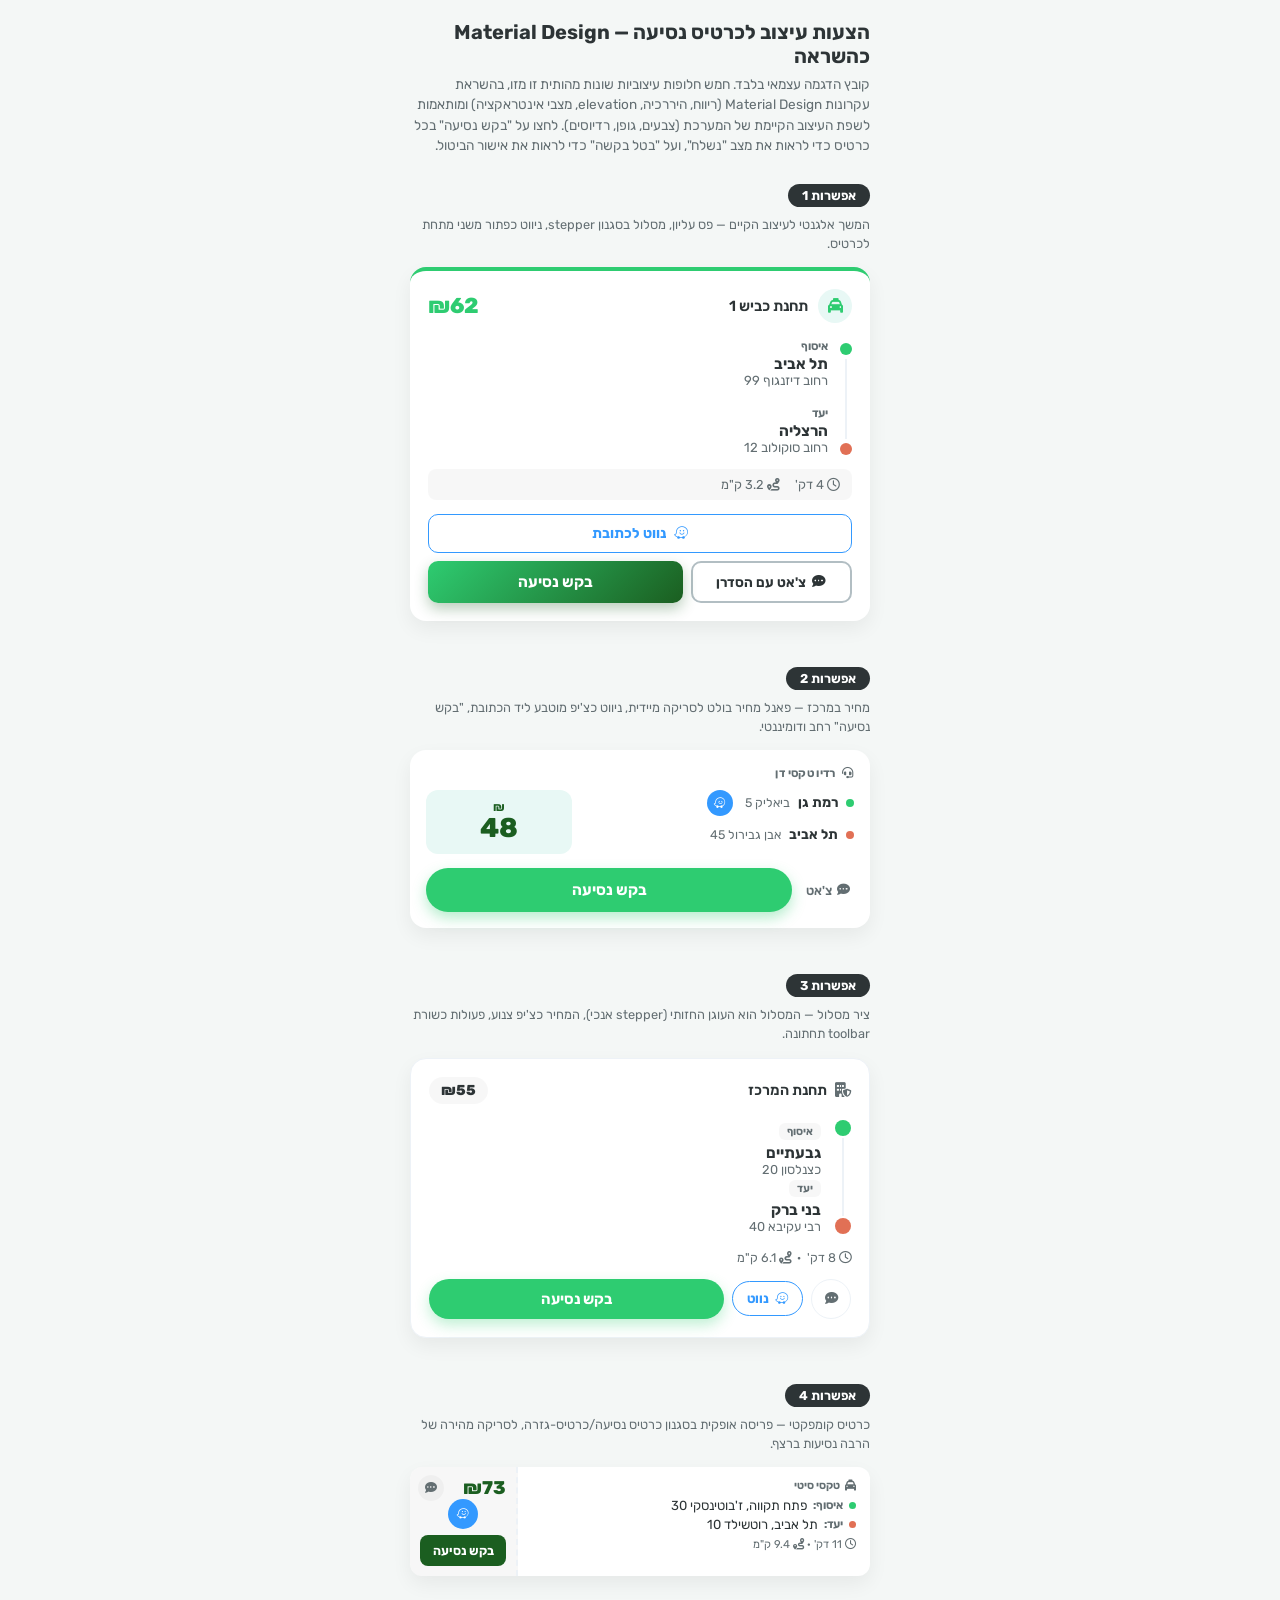
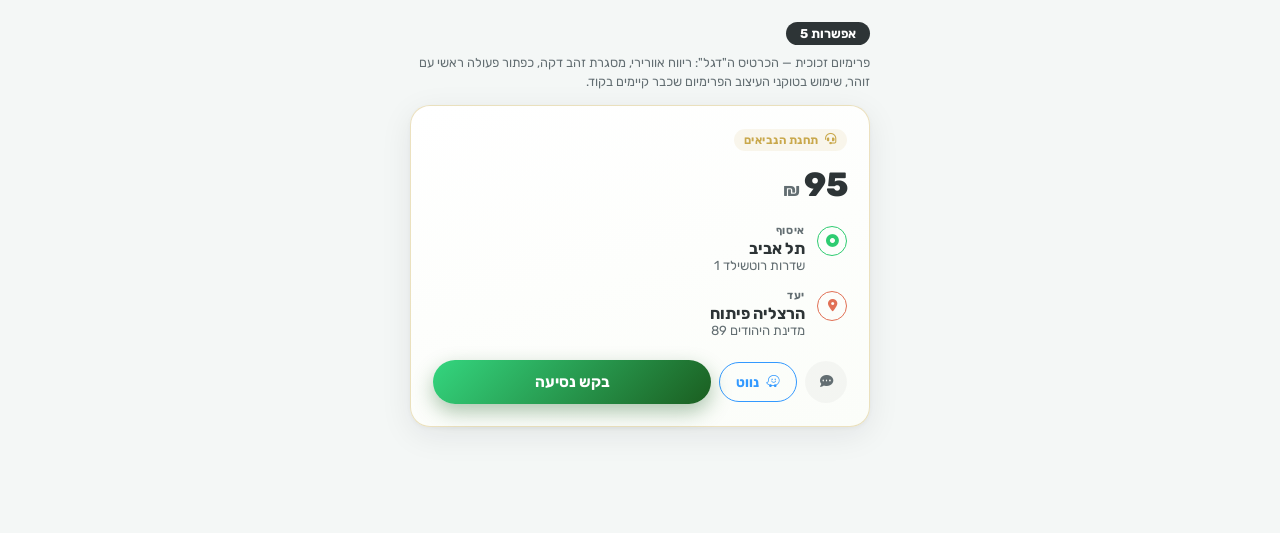
<file: option.html>
<!DOCTYPE html>
<html lang="he" dir="rtl">
<head>
<meta charset="UTF-8">
<meta name="viewport" content="width=device-width, initial-scale=1.0">
<title>הצעות עיצוב | כרטיס נסיעה</title>
<link rel="preconnect" href="https://fonts.googleapis.com">
<link rel="preconnect" href="https://fonts.gstatic.com" crossorigin>
<link rel="stylesheet" href="https://fonts.googleapis.com/css2?family=Rubik:ital,wght@0,300..900;1,300..900&display=swap">
<link rel="stylesheet" href="https://cdnjs.cloudflare.com/ajax/libs/font-awesome/6.4.0/css/all.min.css">
<style>

/* ============================================================
   TOKENS — mirrors the production app's existing design system
   (colors / radius / shadow / font taken from style.css :root)
   ============================================================ */
:root {
    --primary-green: #2ecc71;
    --primary-green-dark: #1b5e20;
    --primary-green-light: #e8f8f5;
    --accent-orange: #ff7675;
    --accent-orange-bright: #e17055;
    --bg-color: #f4f7f6;
    --card-bg: #ffffff;
    --text-main: #2d3436;
    --text-muted: #636e72;
    --border-color: #edf2f7;
    --border-radius: 16px;
    --shadow: 0 8px 20px rgba(0,0,0,0.06);
    --box-bg-light: rgba(0,0,0,0.03);
    --danger: #c0392b;
    --danger-light: #fdecea;
    --waze-blue: #3399FF;
    --luxury-gold: #c9a84c;
    --glass-shadow: 0 8px 32px rgba(20, 30, 40, 0.08), 0 1.5px 4px rgba(20, 30, 40, 0.04);
}

* { box-sizing: border-box; margin: 0; padding: 0; font-family: 'Rubik', sans-serif; }
html, body { background: var(--bg-color); color: var(--text-main); }
body { padding: 20px 14px 60px; }
button { font-family: inherit; -webkit-tap-highlight-color: transparent; }
button:focus-visible { outline: 2px solid var(--primary-green); outline-offset: 2px; }

.page { max-width: 460px; margin: 0 auto; }

.page-intro { margin-bottom: 28px; }
.page-intro h1 { font-size: 1.25rem; margin-bottom: 6px; }
.page-intro p { font-size: 0.85rem; color: var(--text-muted); line-height: 1.5; }

.option-block { margin-bottom: 46px; }
.option-label {
    display: inline-block; background: var(--text-main); color: var(--card-bg);
    font-size: 0.8rem; font-weight: 700; padding: 4px 14px; border-radius: 20px; margin-bottom: 8px;
}
.option-tag { font-size: 0.8rem; color: var(--text-muted); margin-bottom: 14px; line-height: 1.5; }

.sr-only {
    position: absolute; width: 1px; height: 1px; overflow: hidden;
    clip: rect(0,0,0,0); white-space: nowrap; border: 0; padding: 0; margin: -1px;
}

/* ============================================================
   OPTION 1 — "המשך אלגנטי": evolution of the current card.
   Top accent stripe, avatar header, stepper-style route, clear
   3-tier action stack (navigate outlined < chat/request row).
   ============================================================ */
.opt1-card {
    background: var(--card-bg); border-radius: var(--border-radius); padding: 18px;
    box-shadow: var(--shadow); border-top: 4px solid var(--primary-green);
    transition: transform .2s ease, box-shadow .2s ease;
}
.opt1-card:hover { transform: translateY(-2px); box-shadow: 0 12px 26px rgba(0,0,0,0.09); }
.opt1-head { display: flex; align-items: center; justify-content: space-between; margin-bottom: 16px; }
.opt1-station { display: flex; align-items: center; gap: 10px; }
.opt1-avatar {
    width: 34px; height: 34px; border-radius: 50%; background: var(--primary-green-light);
    color: var(--primary-green); display: flex; align-items: center; justify-content: center; font-size: 0.95rem;
}
.opt1-station-name { font-weight: 600; font-size: 0.92rem; }
.opt1-price { font-size: 1.35rem; font-weight: 800; color: var(--primary-green); }

.opt1-route { display: flex; gap: 12px; margin-bottom: 14px; }
.opt1-track { display: flex; flex-direction: column; align-items: center; padding-top: 4px; }
.opt1-dot { width: 12px; height: 12px; border-radius: 50%; flex-shrink: 0; }
.opt1-dot.o { background: var(--primary-green); }
.opt1-dot.d { background: var(--accent-orange-bright); }
.opt1-track-line { width: 2px; flex: 1; background: var(--border-color); margin: 4px 0; min-height: 22px; }
.opt1-points { display: flex; flex-direction: column; gap: 18px; flex: 1; }
.opt1-point-label { font-size: 0.72rem; font-weight: 700; color: var(--text-muted); margin-bottom: 2px; }
.opt1-point-city { font-weight: 700; font-size: 0.95rem; }
.opt1-point-addr { font-size: 0.82rem; color: var(--text-muted); }

.opt1-meta {
    display: flex; gap: 15px; font-size: 0.8rem; color: var(--text-muted);
    background: var(--box-bg-light); padding: 8px 12px; border-radius: 8px; margin-bottom: 14px;
}

.opt1-nav-btn {
    width: 100%; background: transparent; border: 1.5px solid var(--waze-blue); color: var(--waze-blue);
    padding: 10px; border-radius: 10px; font-weight: 700; font-size: 0.88rem; cursor: pointer;
    display: flex; align-items: center; justify-content: center; gap: 8px; margin-bottom: 8px; transition: .2s;
}
.opt1-nav-btn:hover { background: rgba(51,153,255,0.08); }
.opt1-row { display: flex; gap: 8px; }
.opt1-chat {
    flex: 0 0 38%; background: var(--card-bg); color: var(--text-main); border: 2px solid #b2bec3;
    padding: 11px; border-radius: 10px; font-weight: 700; cursor: pointer; font-size: 0.85rem;
    display: flex; align-items: center; justify-content: center; gap: 6px; transition: .2s;
}
.opt1-chat:hover { border-color: var(--waze-blue); color: var(--waze-blue); }
.opt1-request {
    flex: 1; background: linear-gradient(135deg, var(--primary-green) 0%, var(--primary-green-dark) 100%);
    color: #fff; border: none; padding: 11px; border-radius: 10px; font-weight: 700; font-size: 0.95rem;
    cursor: pointer; box-shadow: 0 6px 14px rgba(27,94,32,0.3); transition: transform .15s ease, filter .2s;
}
.opt1-request:hover { filter: brightness(1.08); }
.opt1-request:active { transform: scale(0.97); }

.opt1-sent-wrap { display: none; }
.opt1-card.is-requested .opt1-normal { display: none; }
.opt1-card.is-requested .opt1-sent-wrap { display: block; }
.opt1-card.is-requested { border-top-color: var(--primary-green); }
.opt1-sent-banner {
    background: var(--primary-green-light); color: var(--primary-green-dark);
    border-radius: 10px; padding: 12px; display: flex; align-items: center; gap: 10px; font-weight: 700; font-size: 0.95rem;
}
.opt1-sent-banner i { font-size: 1.1rem; }
.opt1-cancel-link {
    display: block; text-align: center; margin-top: 10px; background: none; border: none;
    color: var(--danger); font-size: 0.82rem; text-decoration: underline; cursor: pointer; padding: 6px;
}
@keyframes opt1Pop { 0% { transform: scale(.6); opacity: 0; } 60% { transform: scale(1.15); } 100% { transform: scale(1); opacity: 1; } }
.opt1-card.just-sent .opt1-sent-banner i { animation: opt1Pop .4s ease; }
@keyframes opt1Glow { 0% { box-shadow: 0 0 0 0 rgba(46,204,113,.45); } 100% { box-shadow: 0 0 0 16px rgba(46,204,113,0); } }
.opt1-card.just-sent { animation: opt1Glow .8s ease-out; }

/* ============================================================
   OPTION 2 — "מחיר במרכז": price is the hero, scannable in <1s.
   Split header (info / price panel), inline mini navigate chip,
   dominant wide request pill vs. text-only chat link.
   ============================================================ */
.opt2-card { background: var(--card-bg); border-radius: var(--border-radius); padding: 16px; box-shadow: var(--shadow); }
.opt2-eyebrow { display: flex; align-items: center; gap: 6px; font-size: 0.72rem; font-weight: 700; letter-spacing: .03em; color: var(--text-muted); margin-bottom: 10px; }
.opt2-top { display: flex; gap: 12px; margin-bottom: 14px; }
.opt2-info { flex: 1; display: flex; flex-direction: column; gap: 10px; }
.opt2-line { display: flex; align-items: baseline; gap: 8px; font-size: 0.85rem; }
.opt2-dot { width: 8px; height: 8px; border-radius: 50%; flex-shrink: 0; }
.opt2-dot.o { background: var(--primary-green); }
.opt2-dot.d { background: var(--accent-orange-bright); }
.opt2-city { font-weight: 700; }
.opt2-addr { color: var(--text-muted); font-size: 0.78rem; }
.opt2-navchip {
    width: 26px; height: 26px; border-radius: 50%; border: none; background: var(--waze-blue); color: #fff;
    display: inline-flex; align-items: center; justify-content: center; cursor: pointer; font-size: 0.72rem;
    flex-shrink: 0; margin-inline-start: 4px; transition: filter .2s;
}
.opt2-navchip:hover { filter: brightness(1.1); }
.opt2-price-panel {
    flex: 0 0 34%; background: var(--primary-green-light); border-radius: 12px; display: flex;
    flex-direction: column; align-items: center; justify-content: center; padding: 10px 6px; position: relative;
}
.opt2-price-panel .cur { font-size: 0.75rem; color: var(--primary-green-dark); font-weight: 700; }
.opt2-price-panel .num { font-size: 1.7rem; font-weight: 800; color: var(--primary-green-dark); line-height: 1.1; }
.opt2-check-badge {
    position: absolute; top: -8px; left: -8px; width: 26px; height: 26px; border-radius: 50%;
    background: var(--primary-green); color: #fff; display: none; align-items: center; justify-content: center; font-size: 0.8rem;
    box-shadow: 0 2px 6px rgba(0,0,0,0.2);
}

.opt2-actions { display: flex; align-items: center; gap: 10px; }
.opt2-chat-link {
    background: none; border: none; color: var(--text-muted); font-size: 0.8rem; font-weight: 600; cursor: pointer;
    display: flex; align-items: center; gap: 5px; padding: 6px 4px; flex-shrink: 0;
}
.opt2-chat-link:hover { color: var(--waze-blue); }
.opt2-request {
    flex: 1; background: var(--primary-green); color: #fff; border: none; padding: 13px; border-radius: 30px;
    font-weight: 700; font-size: 0.95rem; cursor: pointer; box-shadow: 0 6px 14px rgba(46,204,113,0.35); transition: filter .2s, transform .15s;
}
.opt2-request:hover { filter: brightness(1.06); }
.opt2-request:active { transform: scale(0.97); }

.opt2-sent-row { display: none; text-align: center; }
.opt2-card.is-requested .opt2-normal-actions { display: none; }
.opt2-card.is-requested .opt2-sent-row { display: block; }
.opt2-card.is-requested .opt2-check-badge { display: flex; }
.opt2-sent-status { color: var(--primary-green-dark); font-weight: 700; font-size: 0.95rem; }
.opt2-sent-status i { margin-inline-end: 6px; }
.opt2-cancel-link { display: block; margin: 6px auto 0; background: none; border: none; color: var(--danger); font-size: 0.78rem; text-decoration: underline; cursor: pointer; }
@keyframes opt2PanelGlow { 0% { box-shadow: 0 0 0 0 rgba(46,204,113,.5); } 100% { box-shadow: 0 0 0 14px rgba(46,204,113,0); } }
.opt2-card.just-sent .opt2-price-panel { animation: opt2PanelGlow .8s ease-out; }
@keyframes opt2Pop { 0% { transform: scale(.5); opacity:0; } 60%{ transform: scale(1.2);} 100% { transform: scale(1); opacity: 1; } }
.opt2-card.just-sent .opt2-check-badge { animation: opt2Pop .4s ease; }

/* ============================================================
   OPTION 3 — "ציר מסלול": route-as-stepper is the visual anchor.
   Price becomes a modest chip. Bottom toolbar row for actions.
   Requested state fills the connecting line green (route metaphor).
   ============================================================ */
.opt3-card { background: var(--card-bg); border-radius: var(--border-radius); padding: 18px; box-shadow: var(--shadow); border: 1px solid var(--border-color); }
.opt3-head { display: flex; align-items: center; justify-content: space-between; margin-bottom: 16px; }
.opt3-station { display: flex; align-items: center; gap: 8px; font-weight: 600; font-size: 0.9rem; }
.opt3-station i { color: var(--text-muted); }
.opt3-price-chip {
    background: var(--box-bg-light); color: var(--text-main); font-weight: 800; font-size: 0.9rem;
    padding: 5px 12px; border-radius: 20px;
}

.opt3-stepper { display: flex; gap: 14px; margin-bottom: 16px; }
.opt3-gutter { position: relative; width: 16px; display: flex; flex-direction: column; align-items: center; }
.opt3-node { width: 16px; height: 16px; border-radius: 50%; z-index: 1; display: flex; align-items: center; justify-content: center; color: #fff; font-size: 0.6rem; }
.opt3-node.o { background: var(--primary-green); }
.opt3-node.d { background: var(--accent-orange-bright); }
.opt3-track { position: relative; width: 2px; flex: 1; background: var(--border-color); margin: 2px 0; min-height: 46px; overflow: hidden; }
.opt3-track-fill { position: absolute; top: 0; right: 0; left: 0; height: 0%; background: var(--primary-green); }
.opt3-card.is-requested .opt3-track-fill { height: 100%; transition: height .7s ease; }
.opt3-blocks { flex: 1; display: flex; flex-direction: column; justify-content: space-between; }
.opt3-block-label {
    display: inline-block; font-size: 0.68rem; font-weight: 700; color: var(--text-muted);
    background: var(--box-bg-light); padding: 2px 8px; border-radius: 6px; margin-bottom: 4px;
}
.opt3-block-city { font-weight: 700; font-size: 0.95rem; }
.opt3-block-addr { font-size: 0.8rem; color: var(--text-muted); }

.opt3-meta { font-size: 0.78rem; color: var(--text-muted); margin-bottom: 14px; }

.opt3-toolbar { display: flex; align-items: center; gap: 8px; }
.opt3-icon-btn {
    width: 40px; height: 40px; border-radius: 50%; border: 1.5px solid var(--border-color); background: var(--card-bg);
    color: var(--text-muted); display: flex; align-items: center; justify-content: center; cursor: pointer; flex-shrink: 0; transition: .2s;
}
.opt3-icon-btn:hover { border-color: var(--waze-blue); color: var(--waze-blue); }
.opt3-nav-pill {
    border: 1.5px solid var(--waze-blue); color: var(--waze-blue); background: transparent; border-radius: 20px;
    padding: 9px 14px; font-size: 0.82rem; font-weight: 700; cursor: pointer; display: flex; align-items: center; gap: 6px; flex-shrink: 0; transition: .2s;
}
.opt3-nav-pill:hover { background: rgba(51,153,255,0.08); }
.opt3-request {
    flex: 1; background: var(--primary-green); color: #fff; border: none; border-radius: 20px; padding: 11px;
    font-weight: 700; font-size: 0.92rem; cursor: pointer; box-shadow: 0 6px 14px rgba(46,204,113,0.3); transition: filter .2s, transform .15s;
}
.opt3-request:hover { filter: brightness(1.07); }
.opt3-request:active { transform: scale(0.97); }

.opt3-sent-toolbar { display: none; align-items: center; justify-content: space-between; }
.opt3-card.is-requested .opt3-normal-toolbar { display: none; }
.opt3-card.is-requested .opt3-sent-toolbar { display: flex; }
.opt3-sent-pill { background: var(--primary-green-light); color: var(--primary-green-dark); font-weight: 700; font-size: 0.88rem; padding: 9px 16px; border-radius: 20px; display: flex; align-items: center; gap: 6px; }
.opt3-cancel-text { background: none; border: none; color: var(--danger); font-size: 0.8rem; text-decoration: underline; cursor: pointer; }
@keyframes opt3Pop { 0% { transform: scale(.5); opacity:0; } 60%{transform: scale(1.15);} 100%{ transform: scale(1); opacity:1; } }
.opt3-card.just-sent .opt3-sent-pill i { animation: opt3Pop .4s ease; }

/* ============================================================
   OPTION 4 — "כרטיס קומפקטי": dense ticket-stub layout, split
   horizontally. Built for scanning many cards fast; chat shrinks
   to a corner icon, navigate to a small circular button.
   ============================================================ */
.opt4-card {
    background: var(--card-bg); border-radius: 12px; box-shadow: var(--shadow);
    display: flex; overflow: hidden; position: relative;
}
.opt4-main { flex: 1; padding: 12px 14px; min-width: 0; }
.opt4-corner-chat {
    position: absolute; top: 8px; left: 8px; width: 26px; height: 26px; border-radius: 50%;
    border: none; background: var(--box-bg-light); color: var(--text-muted); cursor: pointer; font-size: 0.75rem;
    display: flex; align-items: center; justify-content: center; transition: .2s;
}
.opt4-corner-chat:hover { background: rgba(51,153,255,0.12); color: var(--waze-blue); }
.opt4-eyebrow { display: flex; align-items: center; gap: 5px; font-size: 0.68rem; color: var(--text-muted); font-weight: 700; margin-bottom: 6px; padding-left: 30px; }
.opt4-line { display: flex; align-items: center; gap: 6px; font-size: 0.82rem; margin-bottom: 4px; white-space: nowrap; overflow: hidden; text-overflow: ellipsis; }
.opt4-dot { width: 7px; height: 7px; border-radius: 50%; flex-shrink: 0; }
.opt4-dot.o { background: var(--primary-green); }
.opt4-dot.d { background: var(--accent-orange-bright); }
.opt4-lbl { font-weight: 700; color: var(--text-muted); font-size: 0.72rem; flex-shrink: 0; }
.opt4-txt { overflow: hidden; text-overflow: ellipsis; }
.opt4-meta { font-size: 0.7rem; color: var(--text-muted); margin-top: 6px; }

.opt4-stub {
    flex: 0 0 108px; background: var(--box-bg-light); border-right: 2px dashed var(--border-color);
    display: flex; flex-direction: column; align-items: center; justify-content: center; gap: 8px; padding: 10px;
    transition: background .3s;
}
.opt4-stub .price { font-weight: 800; font-size: 1.15rem; color: var(--primary-green-dark); }
.opt4-stub-btns { display: flex; flex-direction: column; gap: 6px; width: 100%; }
.opt4-nav-mini {
    width: 30px; height: 30px; border-radius: 50%; border: none; background: var(--waze-blue); color: #fff;
    align-self: center; cursor: pointer; font-size: 0.75rem; display: flex; align-items: center; justify-content: center; transition: filter .2s;
}
.opt4-nav-mini:hover { filter: brightness(1.1); }
.opt4-request {
    width: 100%; background: var(--primary-green-dark); color: #fff; border: none; padding: 8px 4px; border-radius: 8px;
    font-weight: 700; font-size: 0.78rem; cursor: pointer; transition: filter .2s, transform .15s;
}
.opt4-request:hover { filter: brightness(1.15); }
.opt4-request:active { transform: scale(0.96); }

.opt4-sent-block { display: none; text-align: center; }
.opt4-card.is-requested .opt4-normal-block { display: none; }
.opt4-card.is-requested .opt4-sent-block { display: block; }
.opt4-card.is-requested .opt4-stub { background: var(--primary-green-dark); }
.opt4-sent-text { color: #fff; font-weight: 700; font-size: 0.78rem; line-height: 1.35; }
.opt4-sent-text i { display: block; font-size: 1.1rem; margin-bottom: 4px; }
.opt4-cancel-mini { background: none; border: none; color: var(--danger); font-size: 0.68rem; text-decoration: underline; cursor: pointer; margin-top: 6px; }
@keyframes opt4Pop { 0%{transform:scale(.5);opacity:0;} 60%{transform:scale(1.2);} 100%{transform:scale(1);opacity:1;} }
.opt4-card.just-sent .opt4-sent-text i { animation: opt4Pop .4s ease; }

/* ============================================================
   OPTION 5 — "פרימיום זכוכית": flagship look. Airy spacing, gold
   hairline, gradient primary CTA with glow. Uses the app's own
   (currently unused) luxury/glass design tokens.
   ============================================================ */
.opt5-card {
    background: linear-gradient(165deg, #ffffff 0%, #fbfdf9 100%);
    border-radius: 20px; padding: 22px; box-shadow: var(--glass-shadow);
    border: 1px solid rgba(201,168,76,0.35);
    transition: box-shadow .25s ease;
}
.opt5-card:hover { box-shadow: 0 14px 34px rgba(20,30,40,0.12), 0 2px 6px rgba(20,30,40,0.06); }
.opt5-station-badge {
    display: inline-flex; align-items: center; gap: 6px; font-size: 0.72rem; font-weight: 700;
    letter-spacing: .04em; color: var(--luxury-gold); background: rgba(201,168,76,0.1);
    padding: 4px 10px; border-radius: 20px; margin-bottom: 14px;
}
.opt5-price-line { display: flex; align-items: baseline; gap: 4px; margin-bottom: 20px; }
.opt5-price-line .cur { font-size: 1.1rem; font-weight: 700; color: var(--text-muted); }
.opt5-price-line .num { font-size: 2.1rem; font-weight: 800; letter-spacing: -0.02em; }

.opt5-route { display: flex; flex-direction: column; gap: 16px; margin-bottom: 22px; }
.opt5-point { display: flex; align-items: flex-start; gap: 12px; }
.opt5-ring {
    width: 30px; height: 30px; border-radius: 50%; border: 1.5px solid; flex-shrink: 0;
    display: flex; align-items: center; justify-content: center; font-size: 0.78rem; margin-top: 2px;
}
.opt5-ring.o { border-color: var(--primary-green); color: var(--primary-green); }
.opt5-ring.d { border-color: var(--accent-orange-bright); color: var(--accent-orange-bright); }
.opt5-point-label { font-size: 0.68rem; font-weight: 700; letter-spacing: .06em; color: var(--text-muted); margin-bottom: 2px; }
.opt5-point-city { font-weight: 700; font-size: 1rem; }
.opt5-point-addr { font-size: 0.82rem; color: var(--text-muted); }

.opt5-actions { display: flex; align-items: center; gap: 8px; }
.opt5-ghost-icon {
    width: 42px; height: 42px; border-radius: 50%; border: none; background: var(--box-bg-light);
    color: var(--text-muted); cursor: pointer; display: flex; align-items: center; justify-content: center; flex-shrink: 0; transition: .2s;
}
.opt5-ghost-icon:hover { background: rgba(51,153,255,0.12); color: var(--waze-blue); }
.opt5-nav-outline {
    border: 1.5px solid var(--waze-blue); color: var(--waze-blue); background: transparent; border-radius: 24px;
    padding: 11px 16px; font-size: 0.85rem; font-weight: 700; cursor: pointer; display: flex; align-items: center; gap: 7px; transition: .2s;
}
.opt5-nav-outline:hover { background: rgba(51,153,255,0.08); }
.opt5-request {
    flex: 1; background: linear-gradient(135deg, #34d67f 0%, var(--primary-green-dark) 100%);
    color: #fff; border: none; padding: 13px; border-radius: 24px; font-weight: 700; font-size: 0.95rem;
    cursor: pointer; box-shadow: 0 8px 20px rgba(27,94,32,0.35); transition: transform .15s ease, filter .2s;
}
.opt5-request:hover { filter: brightness(1.08); transform: translateY(-1px); }
.opt5-request:active { transform: scale(0.97); }

.opt5-sent-wrap { display: none; text-align: center; }
.opt5-card.is-requested .opt5-normal { display: none; }
.opt5-card.is-requested .opt5-sent-wrap { display: block; }
.opt5-sent-title { font-size: 1.1rem; font-weight: 800; color: var(--primary-green-dark); display: flex; align-items: center; justify-content: center; gap: 8px; }
.opt5-cancel-link {
    display: inline-block; margin-top: 12px; background: none; border: none; color: var(--danger);
    font-size: 0.82rem; cursor: pointer; padding: 4px 8px; border-bottom: 1px solid transparent; transition: border-color .2s;
}
.opt5-cancel-link:hover { border-bottom-color: var(--danger); }
@keyframes opt5Ring { 0% { box-shadow: 0 0 0 0 rgba(46,204,113,.5); } 100% { box-shadow: 0 0 0 18px rgba(46,204,113,0); } }
.opt5-card.just-sent { animation: opt5Ring .9s ease-out; }
@keyframes opt5Pop { 0%{transform:scale(.5);opacity:0;} 60%{transform:scale(1.2);} 100%{transform:scale(1);opacity:1;} }
.opt5-card.just-sent .opt5-sent-title i { animation: opt5Pop .45s ease; }

/* ============================================================
   Shared confirmation dialog (cancel request)
   ============================================================ */
.confirm-modal {
    position: fixed; inset: 0; background: rgba(0,0,0,0.55); display: none;
    align-items: center; justify-content: center; padding: 20px; z-index: 999;
}
.confirm-modal.active { display: flex; }
.confirm-modal-box {
    background: var(--card-bg); border-radius: var(--border-radius); padding: 24px 20px;
    max-width: 340px; width: 100%; text-align: center; box-shadow: 0 12px 32px rgba(0,0,0,0.3);
    animation: modalIn .2s ease;
}
@keyframes modalIn { from { transform: scale(.94); opacity: 0; } to { transform: scale(1); opacity: 1; } }
.confirm-icon {
    width: 52px; height: 52px; border-radius: 50%; background: var(--danger-light); color: var(--danger);
    display: flex; align-items: center; justify-content: center; font-size: 1.3rem; margin: 0 auto 14px;
}
.confirm-modal-box h3 { font-size: 1.05rem; margin-bottom: 8px; }
.confirm-modal-box p { font-size: 0.85rem; color: var(--text-muted); line-height: 1.5; margin-bottom: 18px; }
.confirm-actions { display: flex; gap: 10px; }
.btn-keep {
    flex: 1; background: var(--box-bg-light); color: var(--text-main); border: none; padding: 11px;
    border-radius: 10px; font-weight: 700; font-size: 0.88rem; cursor: pointer;
}
.btn-keep:hover { background: var(--border-color); }
.btn-destructive {
    flex: 1; background: var(--danger); color: #fff; border: none; padding: 11px;
    border-radius: 10px; font-weight: 700; font-size: 0.88rem; cursor: pointer; transition: filter .2s;
}
.btn-destructive:hover { filter: brightness(1.1); }

</style>
</head>
<body>
<div class="page">

    <header class="page-intro">
        <h1>הצעות עיצוב לכרטיס נסיעה — Material Design כהשראה</h1>
        <p>קובץ הדגמה עצמאי בלבד. חמש חלופות עיצוביות שונות מהותית זו מזו, בהשראת עקרונות Material Design (ריווח, היררכיה, elevation, מצבי אינטראקציה) ומותאמות לשפת העיצוב הקיימת של המערכת (צבעים, גופן, רדיוסים). לחצו על "בקש נסיעה" בכל כרטיס כדי לראות את מצב "נשלח", ועל "בטל בקשה" כדי לראות את אישור הביטול.</p>
    </header>

    <!-- ===================== OPTION 1 ===================== -->
    <section class="option-block">
        <span class="option-label">אפשרות 1</span>
        <p class="option-tag">המשך אלגנטי לעיצוב הקיים — פס עליון, מסלול בסגנון stepper, ניווט כפתור משני מתחת לכרטיס.</p>

        <div class="opt1-card" id="card1">
            <div class="opt1-head">
                <div class="opt1-station">
                    <span class="opt1-avatar"><i class="fa-solid fa-taxi"></i></span>
                    <span class="opt1-station-name">תחנת כביש 1</span>
                </div>
                <span class="opt1-price">‎₪62</span>
            </div>

            <div class="opt1-route">
                <div class="opt1-track">
                    <span class="opt1-dot o"></span>
                    <span class="opt1-track-line"></span>
                    <span class="opt1-dot d"></span>
                </div>
                <div class="opt1-points">
                    <div>
                        <div class="opt1-point-label">איסוף</div>
                        <div class="opt1-point-city">תל אביב</div>
                        <div class="opt1-point-addr">רחוב דיזנגוף 99</div>
                    </div>
                    <div>
                        <div class="opt1-point-label">יעד</div>
                        <div class="opt1-point-city">הרצליה</div>
                        <div class="opt1-point-addr">רחוב סוקולוב 12</div>
                    </div>
                </div>
            </div>

            <div class="opt1-meta">
                <span><i class="fa-regular fa-clock"></i> 4 דק'</span>
                <span><i class="fa-solid fa-route"></i> 3.2 ק"מ</span>
            </div>

            <div class="opt1-normal">
                <button class="opt1-nav-btn" type="button" aria-label="נווט לכתובת האיסוף">
                    <i class="fa-brands fa-waze"></i> נווט לכתובת
                </button>
                <div class="opt1-row">
                    <button class="opt1-chat" type="button">
                        <i class="fa-solid fa-comment-dots"></i> צ'אט עם הסדרן
                    </button>
                    <button class="opt1-request" type="button" onclick="requestRide('card1')">בקש נסיעה</button>
                </div>
            </div>

            <div class="opt1-sent-wrap">
                <div class="opt1-sent-banner"><i class="fa-solid fa-circle-check"></i> בקשתך נשלחה</div>
                <button class="opt1-cancel-link" type="button" onclick="openCancel('card1')">בטל בקשה</button>
            </div>
            <span class="sr-only sr-status" role="status" aria-live="polite"></span>
        </div>
    </section>

    <!-- ===================== OPTION 2 ===================== -->
    <section class="option-block">
        <span class="option-label">אפשרות 2</span>
        <p class="option-tag">מחיר במרכז — פאנל מחיר בולט לסריקה מיידית, ניווט כצ'יפ מוטבע ליד הכתובת, "בקש נסיעה" רחב ודומיננטי.</p>

        <div class="opt2-card" id="card2">
            <div class="opt2-eyebrow"><i class="fa-solid fa-headset"></i> רדיו טקסי דן</div>
            <div class="opt2-top">
                <div class="opt2-info">
                    <div class="opt2-line">
                        <span class="opt2-dot o"></span>
                        <span class="opt2-city">רמת גן</span>
                        <span class="opt2-addr">ביאליק 5</span>
                        <button class="opt2-navchip" type="button" aria-label="נווט לכתובת האיסוף">
                            <i class="fa-brands fa-waze"></i>
                        </button>
                    </div>
                    <div class="opt2-line">
                        <span class="opt2-dot d"></span>
                        <span class="opt2-city">תל אביב</span>
                        <span class="opt2-addr">אבן גבירול 45</span>
                    </div>
                </div>
                <div class="opt2-price-panel">
                    <span class="opt2-check-badge"><i class="fa-solid fa-check"></i></span>
                    <span class="cur">₪</span>
                    <span class="num">48</span>
                </div>
            </div>

            <div class="opt2-actions opt2-normal-actions">
                <button class="opt2-chat-link" type="button"><i class="fa-solid fa-comment-dots"></i> צ'אט</button>
                <button class="opt2-request" type="button" onclick="requestRide('card2')">בקש נסיעה</button>
            </div>

            <div class="opt2-sent-row">
                <div class="opt2-sent-status"><i class="fa-solid fa-circle-check"></i>בקשתך נשלחה</div>
                <button class="opt2-cancel-link" type="button" onclick="openCancel('card2')">בטל בקשה</button>
            </div>
            <span class="sr-only sr-status" role="status" aria-live="polite"></span>
        </div>
    </section>

    <!-- ===================== OPTION 3 ===================== -->
    <section class="option-block">
        <span class="option-label">אפשרות 3</span>
        <p class="option-tag">ציר מסלול — המסלול הוא העוגן החזותי (stepper אנכי), המחיר כצ'יפ צנוע, פעולות כשורת toolbar תחתונה.</p>

        <div class="opt3-card" id="card3">
            <div class="opt3-head">
                <div class="opt3-station"><i class="fa-solid fa-building-shield"></i> תחנת המרכז</div>
                <span class="opt3-price-chip">‎₪55</span>
            </div>

            <div class="opt3-stepper">
                <div class="opt3-gutter">
                    <span class="opt3-node o"></span>
                    <span class="opt3-track"><span class="opt3-track-fill"></span></span>
                    <span class="opt3-node d"></span>
                </div>
                <div class="opt3-blocks">
                    <div>
                        <span class="opt3-block-label">איסוף</span>
                        <div class="opt3-block-city">גבעתיים</div>
                        <div class="opt3-block-addr">כצנלסון 20</div>
                    </div>
                    <div>
                        <span class="opt3-block-label">יעד</span>
                        <div class="opt3-block-city">בני ברק</div>
                        <div class="opt3-block-addr">רבי עקיבא 40</div>
                    </div>
                </div>
            </div>

            <div class="opt3-meta"><i class="fa-regular fa-clock"></i> 8 דק' &nbsp;·&nbsp; <i class="fa-solid fa-route"></i> 6.1 ק"מ</div>

            <div class="opt3-toolbar opt3-normal-toolbar">
                <button class="opt3-icon-btn" type="button" aria-label="צ'אט עם הסדרן"><i class="fa-solid fa-comment-dots"></i></button>
                <button class="opt3-nav-pill" type="button"><i class="fa-brands fa-waze"></i> נווט</button>
                <button class="opt3-request" type="button" onclick="requestRide('card3')">בקש נסיעה</button>
            </div>

            <div class="opt3-toolbar opt3-sent-toolbar">
                <span class="opt3-sent-pill"><i class="fa-solid fa-circle-check"></i> בקשתך נשלחה</span>
                <button class="opt3-cancel-text" type="button" onclick="openCancel('card3')">בטל בקשה</button>
            </div>
            <span class="sr-only sr-status" role="status" aria-live="polite"></span>
        </div>
    </section>

    <!-- ===================== OPTION 4 ===================== -->
    <section class="option-block">
        <span class="option-label">אפשרות 4</span>
        <p class="option-tag">כרטיס קומפקטי — פריסה אופקית בסגנון כרטיס נסיעה/כרטיס-גזרה, לסריקה מהירה של הרבה נסיעות ברצף.</p>

        <div class="opt4-card" id="card4">
            <div class="opt4-main">
                <button class="opt4-corner-chat" type="button" aria-label="צ'אט עם הסדרן"><i class="fa-solid fa-comment-dots"></i></button>
                <div class="opt4-eyebrow"><i class="fa-solid fa-taxi"></i> טקסי סיטי</div>
                <div class="opt4-line"><span class="opt4-dot o"></span><span class="opt4-lbl">איסוף:</span><span class="opt4-txt">פתח תקווה, ז'בוטינסקי 30</span></div>
                <div class="opt4-line"><span class="opt4-dot d"></span><span class="opt4-lbl">יעד:</span><span class="opt4-txt">תל אביב, רוטשילד 10</span></div>
                <div class="opt4-meta"><i class="fa-regular fa-clock"></i> 11 דק' · <i class="fa-solid fa-route"></i> 9.4 ק"מ</div>
            </div>

            <div class="opt4-stub">
                <div class="opt4-normal-block" style="width:100%;">
                    <div class="price">‎₪73</div>
                    <div class="opt4-stub-btns">
                        <button class="opt4-nav-mini" type="button" aria-label="נווט לכתובת"><i class="fa-brands fa-waze"></i></button>
                        <button class="opt4-request" type="button" onclick="requestRide('card4')">בקש נסיעה</button>
                    </div>
                </div>
                <div class="opt4-sent-block">
                    <div class="opt4-sent-text"><i class="fa-solid fa-circle-check"></i>בקשתך<br>נשלחה</div>
                    <button class="opt4-cancel-mini" type="button" onclick="openCancel('card4')">בטל בקשה</button>
                </div>
            </div>
            <span class="sr-only sr-status" role="status" aria-live="polite"></span>
        </div>
    </section>

    <!-- ===================== OPTION 5 ===================== -->
    <section class="option-block">
        <span class="option-label">אפשרות 5</span>
        <p class="option-tag">פרימיום זכוכית — הכרטיס ה"דגל": ריווח אוורירי, מסגרת זהב דקה, כפתור פעולה ראשי עם זוהר, שימוש בטוקני העיצוב הפרימיום שכבר קיימים בקוד.</p>

        <div class="opt5-card" id="card5">
            <span class="opt5-station-badge"><i class="fa-solid fa-headset"></i> תחנת הנביאים</span>

            <div class="opt5-normal">
                <div class="opt5-price-line"><span class="num">95</span><span class="cur">₪</span></div>

                <div class="opt5-route">
                    <div class="opt5-point">
                        <span class="opt5-ring o"><i class="fa-solid fa-circle-dot"></i></span>
                        <div>
                            <div class="opt5-point-label">איסוף</div>
                            <div class="opt5-point-city">תל אביב</div>
                            <div class="opt5-point-addr">שדרות רוטשילד 1</div>
                        </div>
                    </div>
                    <div class="opt5-point">
                        <span class="opt5-ring d"><i class="fa-solid fa-location-dot"></i></span>
                        <div>
                            <div class="opt5-point-label">יעד</div>
                            <div class="opt5-point-city">הרצליה פיתוח</div>
                            <div class="opt5-point-addr">מדינת היהודים 89</div>
                        </div>
                    </div>
                </div>

                <div class="opt5-actions">
                    <button class="opt5-ghost-icon" type="button" aria-label="צ'אט עם הסדרן"><i class="fa-solid fa-comment-dots"></i></button>
                    <button class="opt5-nav-outline" type="button"><i class="fa-brands fa-waze"></i> נווט</button>
                    <button class="opt5-request" type="button" onclick="requestRide('card5')">בקש נסיעה</button>
                </div>
            </div>

            <div class="opt5-sent-wrap">
                <div class="opt5-sent-title"><i class="fa-solid fa-circle-check"></i> בקשתך נשלחה</div>
                <button class="opt5-cancel-link" type="button" onclick="openCancel('card5')">בטל בקשה</button>
            </div>
            <span class="sr-only sr-status" role="status" aria-live="polite"></span>
        </div>
    </section>

</div>

<!-- Shared cancel-confirmation dialog -->
<div class="confirm-modal" id="cancelModal" role="dialog" aria-modal="true" aria-labelledby="cancelTitle">
    <div class="confirm-modal-box">
        <div class="confirm-icon"><i class="fa-solid fa-triangle-exclamation"></i></div>
        <h3 id="cancelTitle">לבטל את הבקשה?</h3>
        <p>הבקשה תוסר ולא תישלח לתחנה. תוכל לבקש את הנסיעה הזו שוב בכל רגע.</p>
        <div class="confirm-actions">
            <button class="btn-keep" type="button" onclick="closeCancel()">השאר בקשה</button>
            <button class="btn-destructive" type="button" onclick="confirmCancel()">כן, בטל בקשה</button>
        </div>
    </div>
</div>

<script>
let pendingCancelId = null;

function requestRide(cardId) {
    const card = document.getElementById(cardId);
    if (!card) return;
    card.classList.add('is-requested', 'just-sent');
    const status = card.querySelector('.sr-status');
    if (status) status.textContent = 'בקשתך נשלחה בהצלחה';
    setTimeout(() => card.classList.remove('just-sent'), 900);
}

function openCancel(cardId) {
    pendingCancelId = cardId;
    document.getElementById('cancelModal').classList.add('active');
}

function closeCancel() {
    pendingCancelId = null;
    document.getElementById('cancelModal').classList.remove('active');
}

function confirmCancel() {
    if (pendingCancelId) {
        const card = document.getElementById(pendingCancelId);
        if (card) {
            card.classList.remove('is-requested');
            const status = card.querySelector('.sr-status');
            if (status) status.textContent = 'הבקשה בוטלה';
        }
    }
    closeCancel();
}

document.getElementById('cancelModal').addEventListener('click', (e) => {
    if (e.target.id === 'cancelModal') closeCancel();
});
document.addEventListener('keydown', (e) => {
    if (e.key === 'Escape') closeCancel();
});
</script>
</body>
</html>
</file>
